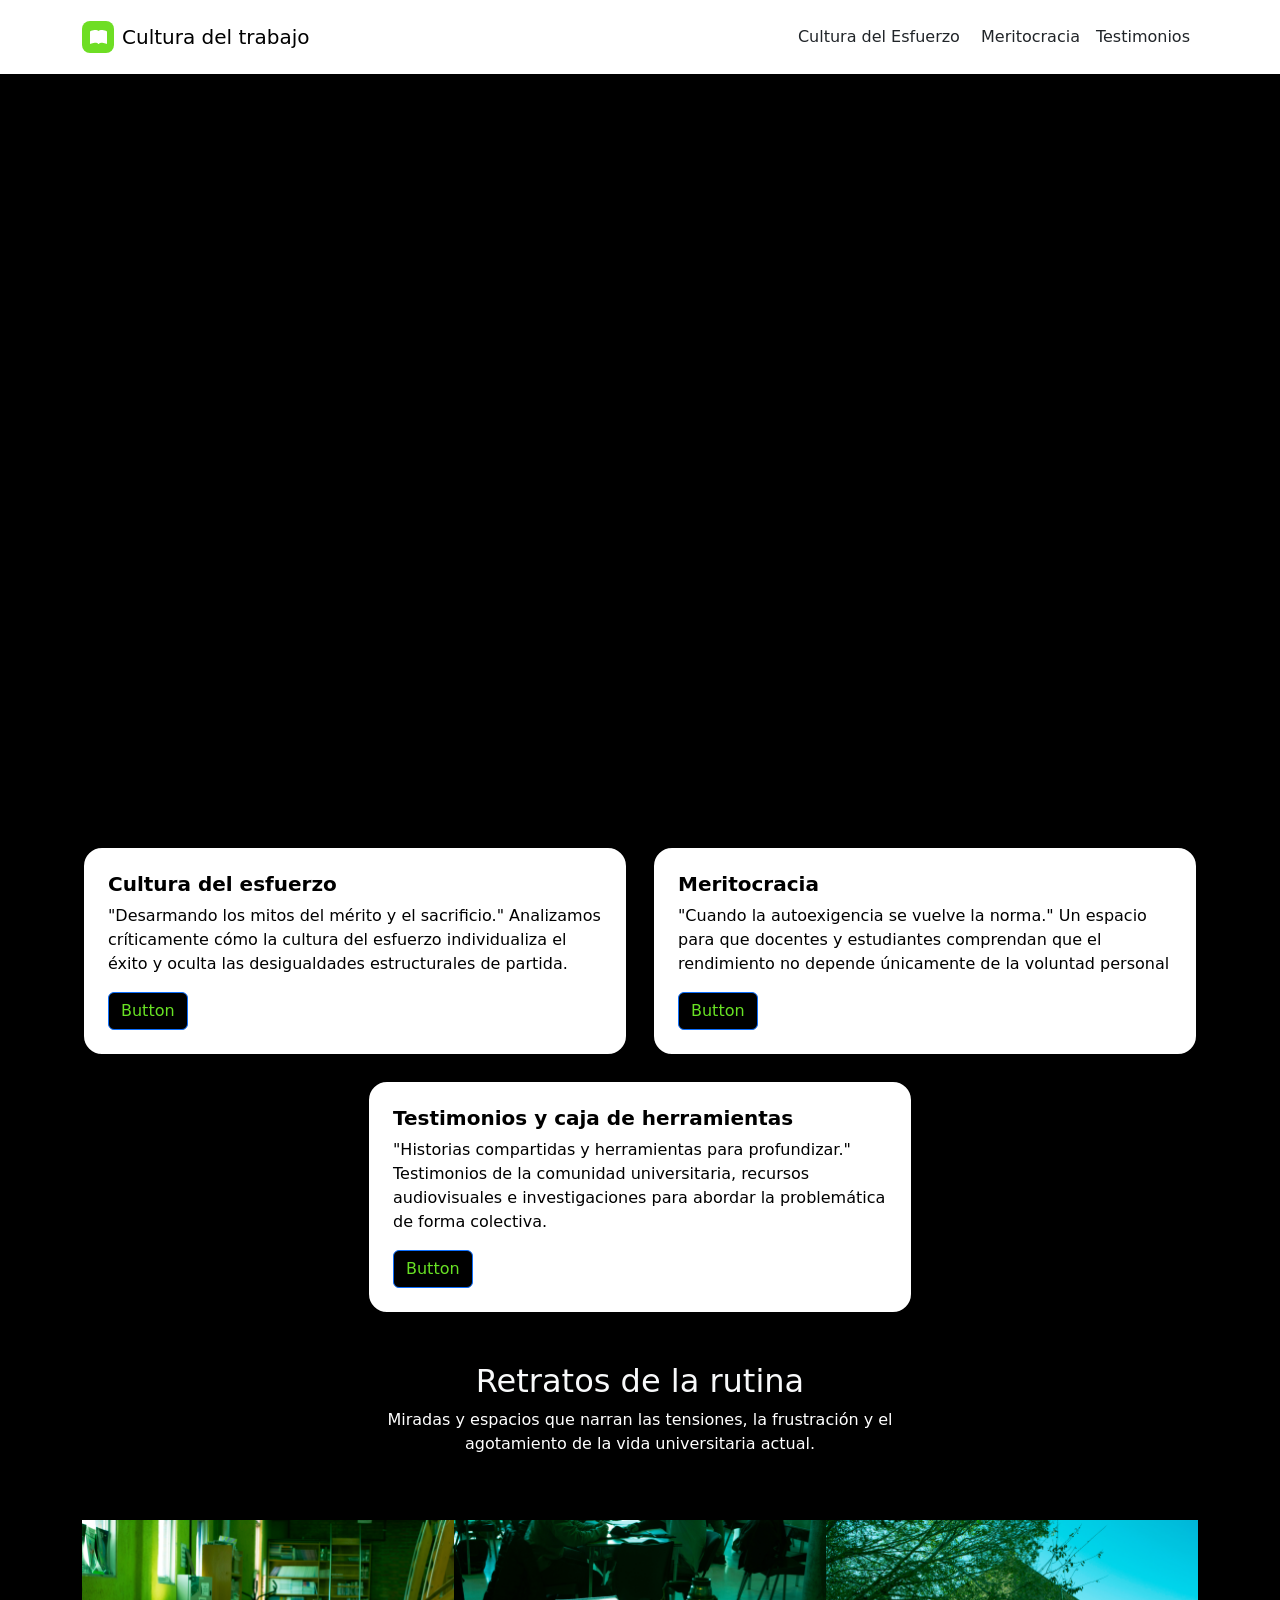
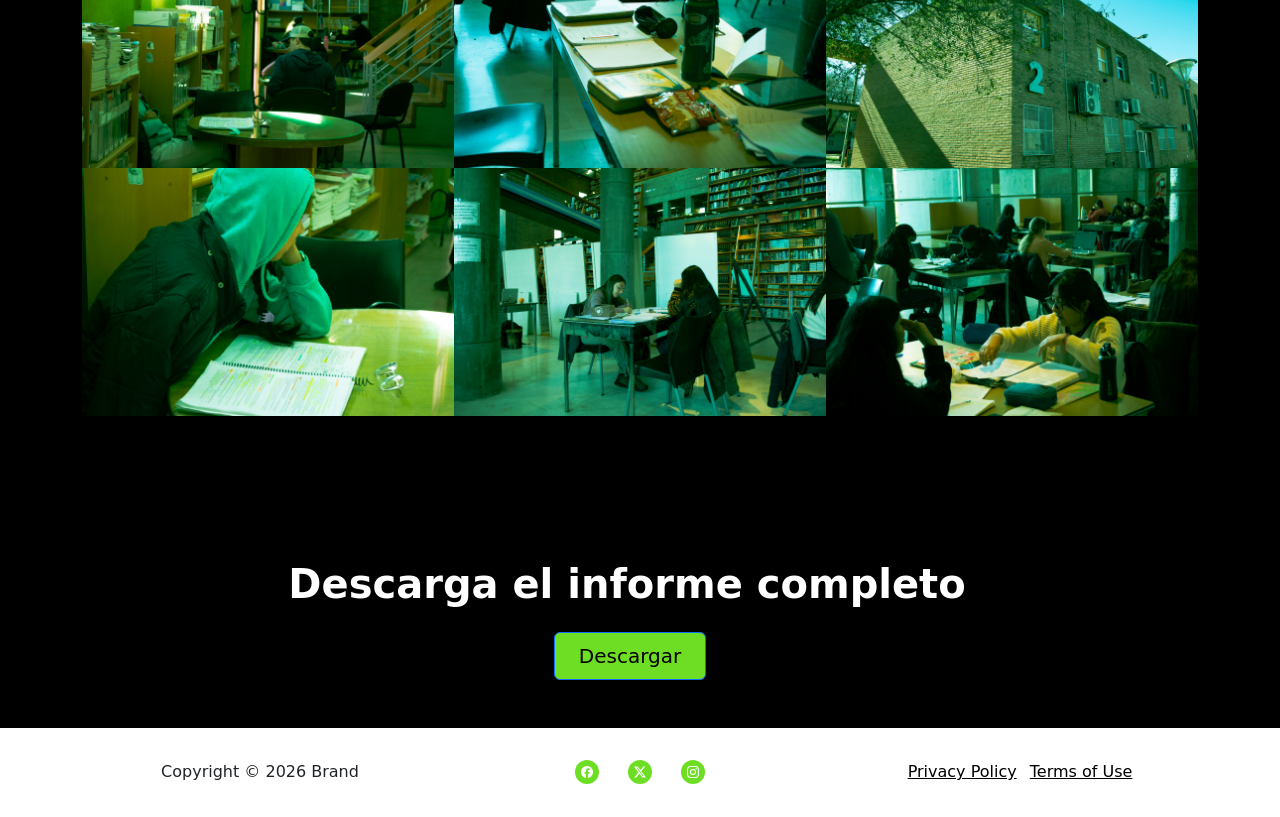
<file: index.html>
<!DOCTYPE html>
<html data-bs-theme="light" lang="en">

<head>
    <meta charset="utf-8">
    <meta name="viewport" content="width=device-width, initial-scale=1.0, shrink-to-fit=no">
    <title>TFIcamilafiori</title>
    <link rel="stylesheet" href="assets/bootstrap/css/bootstrap.min.css">
    <link rel="stylesheet" href="assets/css/bss-overrides.css">
    <link rel="stylesheet" href="assets/css/Bootstrap-4---Full-Video-Background.css">
    <link rel="stylesheet" href="assets/css/Lightbox-Gallery-No-Gutters-baguetteBox.min.css">
    <link rel="stylesheet" href="assets/css/Navbar-Right-Links-icons.css">
    <link rel="stylesheet" href="assets/css/Responsive-Youtube-Embed.css">
    <link rel="stylesheet" href="assets/css/styles.css">
    <link rel="stylesheet" href="assets/css/Video-Parallax-Background-v2-multiple-parallax.css">
</head>

<body style="color: rgb(33, 37, 41);background: rgb(0,0,0);">
    <nav class="navbar navbar-expand-md bg-body py-3" style="background: rgb(0,0,0);">
        <div class="container"><a class="navbar-brand d-flex align-items-center" href="index.html"><span class="bs-icon-sm bs-icon-rounded bs-icon-primary d-flex justify-content-center align-items-center me-2 bs-icon" style="background: rgb(110,222,36);"><svg class="bi bi-book-fill" xmlns="http://www.w3.org/2000/svg" width="1em" height="1em" fill="currentColor" viewBox="0 0 16 16" style="font-size: 17px;">
                        <path d="M8 1.783C7.015.936 5.587.81 4.287.94c-1.514.153-3.042.672-3.994 1.105A.5.5 0 0 0 0 2.5v11a.5.5 0 0 0 .707.455c.882-.4 2.303-.881 3.68-1.02 1.409-.142 2.59.087 3.223.877a.5.5 0 0 0 .78 0c.633-.79 1.814-1.019 3.222-.877 1.378.139 2.8.62 3.681 1.02A.5.5 0 0 0 16 13.5v-11a.5.5 0 0 0-.293-.455c-.952-.433-2.48-.952-3.994-1.105C10.413.809 8.985.936 8 1.783"></path>
                    </svg></span><span>Cultura del trabajo&nbsp;</span></a><button class="navbar-toggler" data-bs-toggle="collapse" data-bs-target="#navcol-2"><span class="visually-hidden">Toggle navigation</span><span class="navbar-toggler-icon"></span></button>
            <div class="collapse navbar-collapse" id="navcol-2">
                <ul class="navbar-nav ms-auto">
                    <li class="nav-item"><a class="nav-link active link-dark" href="pag1.html" style="color: rgb(0,0,0);">Cultura del Esfuerzo</a></li>
                    <li class="nav-item"><a class="nav-link link-dark" href="pag2.html">&nbsp;Meritocracia</a></li>
                    <li class="nav-item"><a class="nav-link link-dark" href="pag3.html">Testimonios</a></li>
                </ul>
            </div>
        </div>
    </nav>
    <div class="container py-4 py-xl-5">
        <div class="ratio ratio-16x9"><iframe src="https://view.genially.com/6a32f26e976b123168ed1b16"></iframe></div>
    </div>
    <div class="container border-0 pt-0 pb-4 py-xl-5" style="box-shadow: inset 0px 0px 3px var(--bs-black);color: rgba(255,255,255,0);">
        <div class="row gy-4 row-cols-1 row-cols-lg-2 justify-content-center">
            <div class="col">
                <div class="bg-white h-100 p-3 p-md-4 bloque-interactivo" style="border:2px solid #000000;border-radius:20px;box-shadow:0 4px 12px rgba(0,0,0,0.05);">
                    <h4 class="fs-5 fw-bold mb-2 text-black-pure fs-md-4">Cultura del esfuerzo&nbsp;</h4>
                    <p>"Desarmando los mitos del mérito y el sacrificio." Analizamos críticamente cómo la cultura del esfuerzo individualiza el éxito y oculta las desigualdades estructurales de partida.&nbsp;</p><a class="btn btn-primary me-8" role="button" style="background:rgb(0,0,0);color:rgb(104,225,36);" href="pag1.html">Button</a>
                </div>
            </div>
            <div class="col">
                <div class="h-100 p-3 p-md-4 bloque-interactivo bg-black-pure" style="border:2px solid #000000;border-radius:20px;">
                    <h4 class="fs-5 fw-bold mb-2 text-lima fs-md-4">Meritocracia&nbsp;</h4>
                    <p>"Cuando la autoexigencia se vuelve la norma." Un espacio para que docentes y estudiantes comprendan que el rendimiento no depende únicamente de la voluntad personal</p><a class="btn btn-primary me-8" role="button" style="background:rgb(0,0,0);color:rgb(104,225,36);" href="pag2.html">Button</a>
                </div>
            </div>
            <div class="col">
                <div class="h-100 p-3 p-md-4 bloque-interactivo bg-black-pure" style="border:2px solid #000000;border-radius:20px;box-shadow:0 4px 12px rgba(0,0,0,0.05);">
                    <h4 class="fs-5 fw-bold mb-2 text-lima fs-md-4">Testimonios y caja de herramientas</h4>
                    <p>"Historias compartidas y herramientas para profundizar."&nbsp; Testimonios de la comunidad universitaria, recursos audiovisuales e investigaciones para abordar la problemática de forma colectiva.</p><a class="btn btn-primary me-8" role="button" style="background:rgb(0,0,0);color:rgb(104,225,36);" href="pag3.html">Button</a>
                </div>
            </div>
        </div>
        <section class="py-4 py-xl-5">
            <div class="container-fluid p-0">
                <div class="row g-0 mb-5">
                    <div class="col-md-8 col-xl-6 text-center mx-auto">
                        <h2 class="text-light">Retratos de la rutina</h2>
                        <p class="text-white">Miradas y espacios que narran las tensiones, la frustración y el agotamiento de la vida universitaria actual.</p>
                    </div>
                </div>
                <div class="row g-0 row-cols-1 row-cols-md-2 row-cols-xl-3" data-bss-baguettebox="">
                    <div class="col"><a href="https://cdn.bootstrapstudio.io/placeholders/1400x800.png"><img class="img-fluid" src="assets/img/DSC_0032.jpg"></a></div>
                    <div class="col"><a href="https://cdn.bootstrapstudio.io/placeholders/1400x800.png"><img class="img-fluid" src="assets/img/DSC_0034.jpg"></a></div>
                    <div class="col"><a href="https://cdn.bootstrapstudio.io/placeholders/1400x800.png"><img class="img-fluid" src="assets/img/DSC_0019.jpg"></a></div>
                    <div class="col"><a href="https://cdn.bootstrapstudio.io/placeholders/1400x800.png"><img class="img-fluid" src="assets/img/DSC_0031.jpg"></a></div>
                    <div class="col"><a href="https://cdn.bootstrapstudio.io/placeholders/1400x800.png"><img class="img-fluid" src="assets/img/DSC_0035.jpg"></a></div>
                    <div class="col"><a href="https://cdn.bootstrapstudio.io/placeholders/1400x800.png"><img class="img-fluid" src="assets/img/DSC_0033.jpg"></a></div>
                </div>
            </div>
        </section>
    </div>
    <div class="container ps-0">
        <div class="text-center p-4 p-lg-5">
            <h1 class="fw-bold mb-4" style="color: rgb(255,255,255);">Descarga el informe completo&nbsp;</h1><a class="btn btn-primary fs-5 me-2 px-4 py-2" role="button" style="background: rgb(110,222,37);color: rgb(0,0,0);" href="https://drive.google.com/file/d/1RZjkAlQDQxsyci9oFk_E3bGMjuE70Ctc/view?usp=sharing">Descargar</a>
        </div>
    </div>
    <footer class="text-center bg-body py-4">
        <div class="container">
            <div class="row row-cols-1 row-cols-lg-3">
                <div class="col">
                    <p class="text-body my-2">Copyright&nbsp;© 2026 Brand</p>
                </div>
                <div class="col">
                    <ul class="list-inline my-2">
                        <li class="list-inline-item me-4"><a class="bs-icon-circle bs-icon-primary bs-icon" href="#" style="background: rgb(110,222,37);"><svg class="bi bi-facebook" xmlns="http://www.w3.org/2000/svg" width="1em" height="1em" fill="currentColor" viewBox="0 0 16 16">
                                    <path d="M16 8.049c0-4.446-3.582-8.05-8-8.05C3.58 0-.002 3.603-.002 8.05c0 4.017 2.926 7.347 6.75 7.951v-5.625h-2.03V8.05H6.75V6.275c0-2.017 1.195-3.131 3.022-3.131.876 0 1.791.157 1.791.157v1.98h-1.009c-.993 0-1.303.621-1.303 1.258v1.51h2.218l-.354 2.326H9.25V16c3.824-.604 6.75-3.934 6.75-7.951"></path>
                                </svg></a></li>
                        <li class="list-inline-item me-4"><a class="bs-icon-circle bs-icon-primary bs-icon" href="#" style="background: rgb(110,222,37);"><svg class="bi bi-twitter-x" xmlns="http://www.w3.org/2000/svg" width="1em" height="1em" fill="currentColor" viewBox="0 0 16 16">
                                    <path d="M12.6.75h2.454l-5.36 6.142L16 15.25h-4.937l-3.867-5.07-4.425 5.07H.316l5.733-6.57L0 .75h5.063l3.495 4.633L12.601.75Zm-.86 13.028h1.36L4.323 2.145H2.865l8.875 11.633Z"></path>
                                </svg></a></li>
                        <li class="list-inline-item"><a class="bs-icon-circle bs-icon-primary bs-icon" href="#" style="background: rgb(110,222,37);"><svg class="bi bi-instagram" xmlns="http://www.w3.org/2000/svg" width="1em" height="1em" fill="currentColor" viewBox="0 0 16 16">
                                    <path d="M8 0C5.829 0 5.556.01 4.703.048 3.85.088 3.269.222 2.76.42a3.917 3.917 0 0 0-1.417.923A3.927 3.927 0 0 0 .42 2.76C.222 3.268.087 3.85.048 4.7.01 5.555 0 5.827 0 8.001c0 2.172.01 2.444.048 3.297.04.852.174 1.433.372 1.942.205.526.478.972.923 1.417.444.445.89.719 1.416.923.51.198 1.09.333 1.942.372C5.555 15.99 5.827 16 8 16s2.444-.01 3.298-.048c.851-.04 1.434-.174 1.943-.372a3.916 3.916 0 0 0 1.416-.923c.445-.445.718-.891.923-1.417.197-.509.332-1.09.372-1.942C15.99 10.445 16 10.173 16 8s-.01-2.445-.048-3.299c-.04-.851-.175-1.433-.372-1.941a3.926 3.926 0 0 0-.923-1.417A3.911 3.911 0 0 0 13.24.42c-.51-.198-1.092-.333-1.943-.372C10.443.01 10.172 0 7.998 0h.003zm-.717 1.442h.718c2.136 0 2.389.007 3.232.046.78.035 1.204.166 1.486.275.373.145.64.319.92.599.28.28.453.546.598.92.11.281.24.705.275 1.485.039.843.047 1.096.047 3.231s-.008 2.389-.047 3.232c-.035.78-.166 1.203-.275 1.485a2.47 2.47 0 0 1-.599.919c-.28.28-.546.453-.92.598-.28.11-.704.24-1.485.276-.843.038-1.096.047-3.232.047s-2.39-.009-3.233-.047c-.78-.036-1.203-.166-1.485-.276a2.478 2.478 0 0 1-.92-.598 2.48 2.48 0 0 1-.6-.92c-.109-.281-.24-.705-.275-1.485-.038-.843-.046-1.096-.046-3.233 0-2.136.008-2.388.046-3.231.036-.78.166-1.204.276-1.486.145-.373.319-.64.599-.92.28-.28.546-.453.92-.598.282-.11.705-.24 1.485-.276.738-.034 1.024-.044 2.515-.045v.002zm4.988 1.328a.96.96 0 1 0 0 1.92.96.96 0 0 0 0-1.92zm-4.27 1.122a4.109 4.109 0 1 0 0 8.217 4.109 4.109 0 0 0 0-8.217zm0 1.441a2.667 2.667 0 1 1 0 5.334 2.667 2.667 0 0 1 0-5.334"></path>
                                </svg></a></li>
                    </ul>
                </div>
                <div class="col">
                    <ul class="list-inline my-2">
                        <li class="list-inline-item"><a class="link-body-emphasis" href="#">Privacy Policy</a></li>
                        <li class="list-inline-item"><a class="link-body-emphasis" href="#">Terms of Use</a></li>
                    </ul>
                </div>
            </div>
        </div>
    </footer>
    <script src="assets/bootstrap/js/bootstrap.min.js"></script>
    <script src="assets/js/Lightbox-Gallery-No-Gutters-baguetteBox.min.js"></script>
    <script src="assets/js/Lightbox-Gallery-No-Gutters-Lightbox-Gallery.js"></script>
    <script src="assets/js/Video-Parallax-Background-v2-multiple-parallax.js"></script>
</body>

</html>
</file>
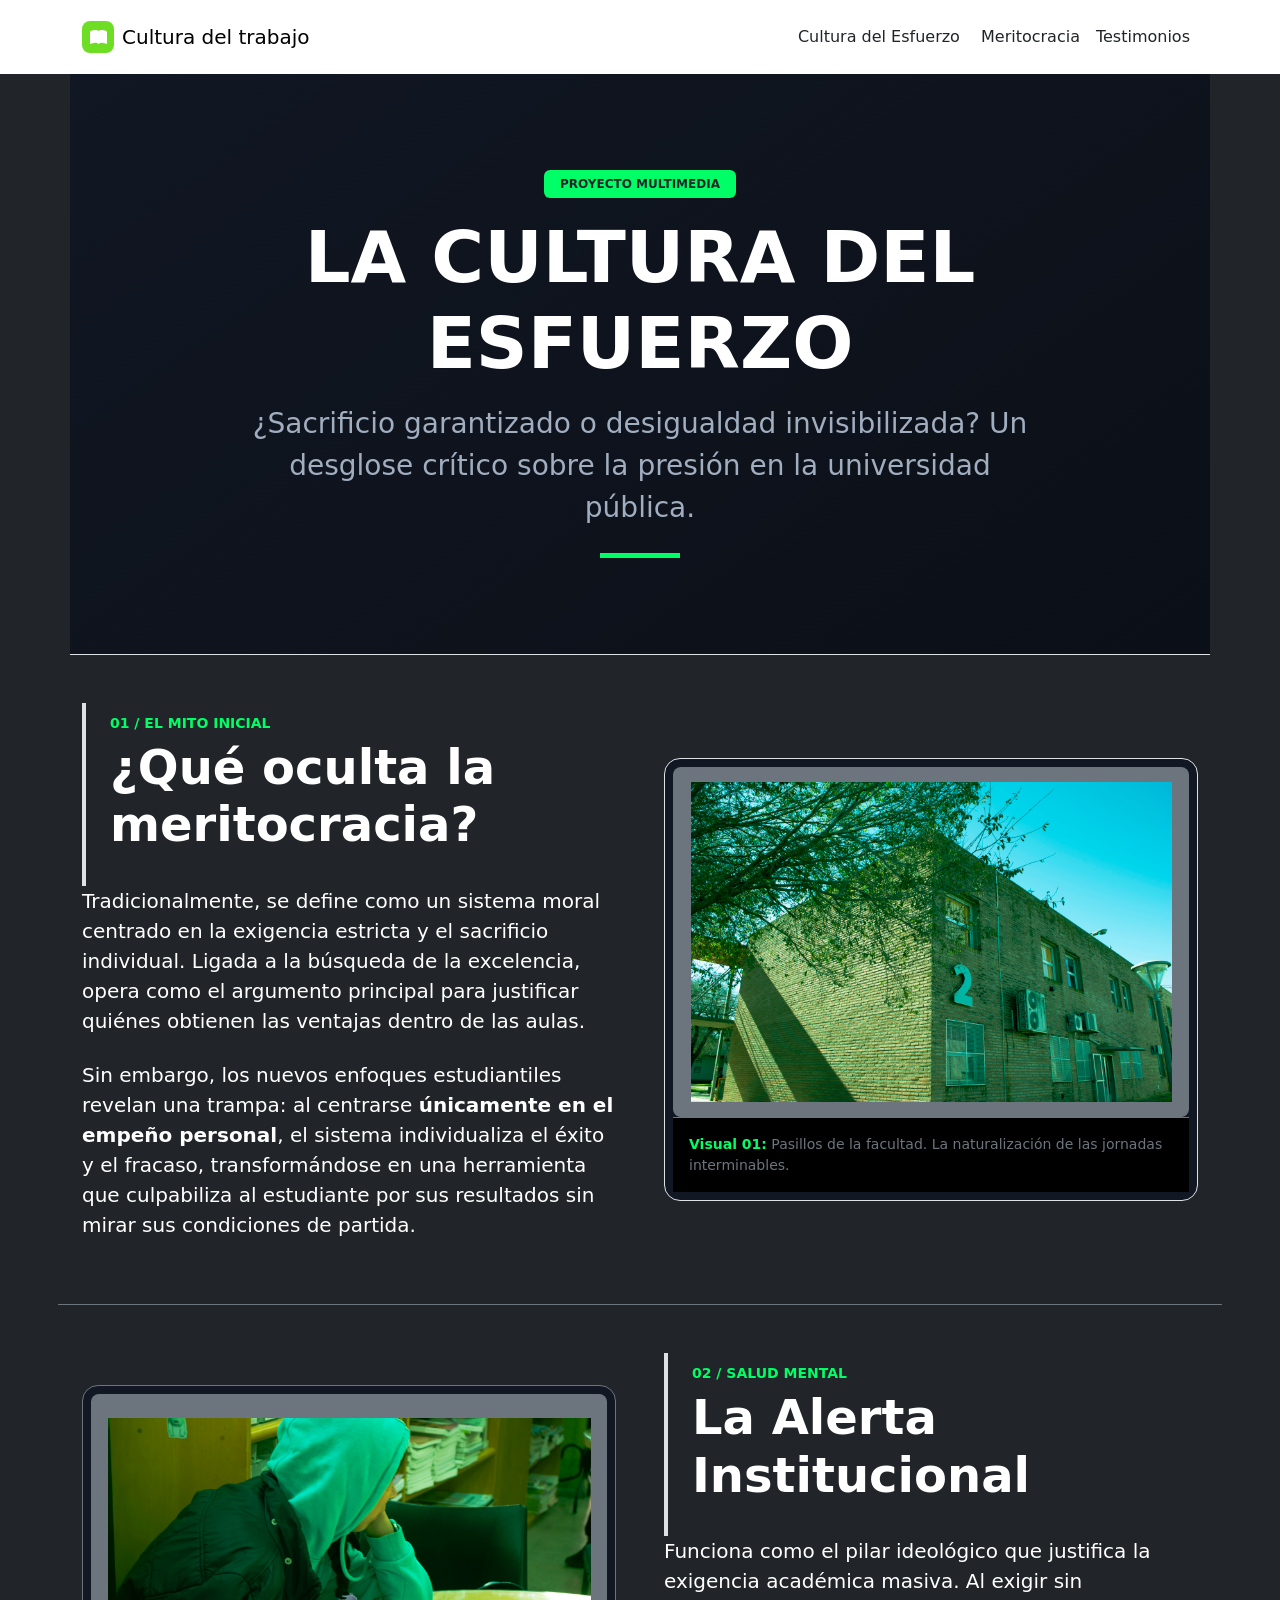
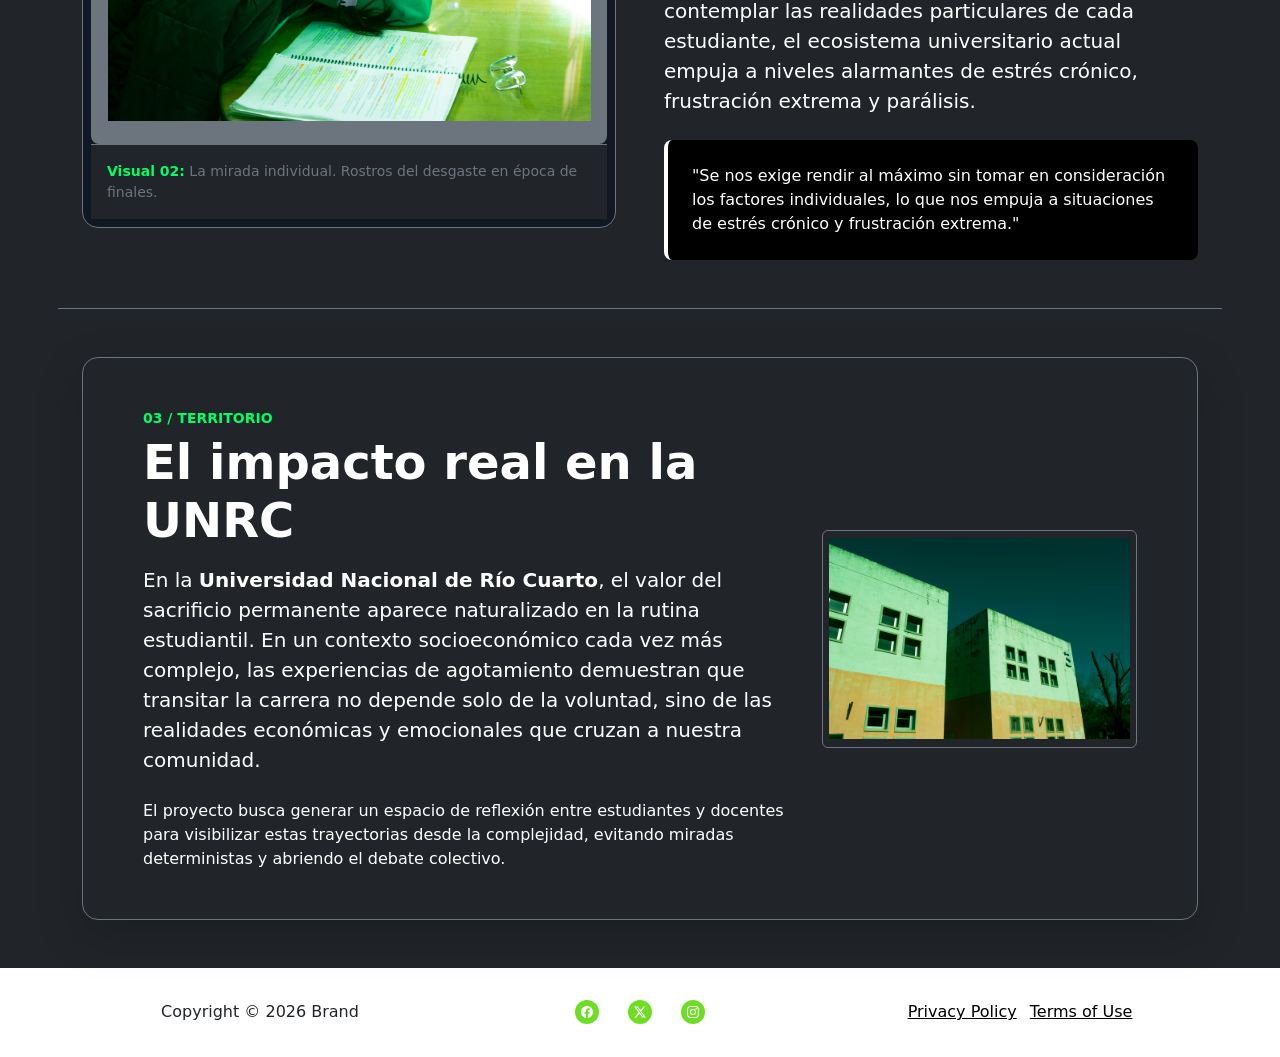
<file: pag1.html>
<!DOCTYPE html>
<html data-bs-theme="light" lang="en">

<head>
    <meta charset="utf-8">
    <meta name="viewport" content="width=device-width, initial-scale=1.0, shrink-to-fit=no">
    <title>TFIcamilafiori</title>
    <link rel="stylesheet" href="assets/bootstrap/css/bootstrap.min.css">
    <link rel="stylesheet" href="assets/css/bss-overrides.css">
    <link rel="stylesheet" href="assets/css/Bootstrap-4---Full-Video-Background.css">
    <link rel="stylesheet" href="assets/css/Lightbox-Gallery-No-Gutters-baguetteBox.min.css">
    <link rel="stylesheet" href="assets/css/Navbar-Right-Links-icons.css">
    <link rel="stylesheet" href="assets/css/Responsive-Youtube-Embed.css">
    <link rel="stylesheet" href="assets/css/styles.css">
    <link rel="stylesheet" href="assets/css/Video-Parallax-Background-v2-multiple-parallax.css">
</head>

<body class="text-body bg-dark">
    <nav class="navbar navbar-expand-md bg-body py-3" style="background: rgb(0,0,0);">
        <div class="container"><a class="navbar-brand d-flex align-items-center" href="index.html"><span class="bs-icon-sm bs-icon-rounded bs-icon-primary d-flex justify-content-center align-items-center me-2 bs-icon" style="background: rgb(110,222,36);"><svg class="bi bi-book-fill" xmlns="http://www.w3.org/2000/svg" width="1em" height="1em" fill="currentColor" viewBox="0 0 16 16" style="font-size: 17px;">
                        <path d="M8 1.783C7.015.936 5.587.81 4.287.94c-1.514.153-3.042.672-3.994 1.105A.5.5 0 0 0 0 2.5v11a.5.5 0 0 0 .707.455c.882-.4 2.303-.881 3.68-1.02 1.409-.142 2.59.087 3.223.877a.5.5 0 0 0 .78 0c.633-.79 1.814-1.019 3.222-.877 1.378.139 2.8.62 3.681 1.02A.5.5 0 0 0 16 13.5v-11a.5.5 0 0 0-.293-.455c-.952-.433-2.48-.952-3.994-1.105C10.413.809 8.985.936 8 1.783"></path>
                    </svg></span><span>Cultura del trabajo&nbsp;</span></a><button class="navbar-toggler" data-bs-toggle="collapse" data-bs-target="#navcol-2"><span class="visually-hidden">Toggle navigation</span><span class="navbar-toggler-icon"></span></button>
            <div class="collapse navbar-collapse" id="navcol-2">
                <ul class="navbar-nav ms-auto">
                    <li class="nav-item"><a class="nav-link active link-dark" href="pag1.html" style="color: rgb(0,0,0);">Cultura del Esfuerzo</a></li>
                    <li class="nav-item"><a class="nav-link link-dark" href="pag2.html">&nbsp;Meritocracia</a></li>
                    <li class="nav-item"><a class="nav-link link-dark" href="pag3.html">Testimonios</a></li>
                </ul>
            </div>
        </div>
    </nav>
    <div class="container">
        <div class="row">
            <div class="text-white bg-dark px-0 container-fluid" style="min-height:100vh;background-color:#0b0f17;">
                <div class="text-center position-relative px-4 py-5 border-bottom" style="border-color: #00ff66;background: linear-gradient(-35deg, #0b0f17 0%, #111723 100%);">
                    <div class="col-lg-9 mx-auto py-5"><span class="badge text-uppercase fw-bold text-dark mb-3 px-3 py-2 tracking-wider" style="background-color:#00ff66;">PROYECTO MULTIMEDIA</span>
                        <h1 class="display-2 fw-bolder text-white mb-3">LA CULTURA DEL ESFUERZO</h1>
                        <p class="lead fs-3 mb-4" style="color:#a0aec0;">¿Sacrificio garantizado o desigualdad invisibilizada? Un desglose crítico sobre la presión en la universidad pública.</p>
                        <div class="mx-auto" style="width:80px;height:5px;background-color:#00ff66;"></div>
                    </div>
                </div>
                <div class="container py-5">
                    <div class="row border-secondary align-items-center mb-5 pb-5 g-5 border-bottom" style="--bs-dark: #000000;--bs-dark-rgb: 0,0,0;">
                        <div class="col-lg-6">
                            <div class="border-4 p-2 ps-4 border-start" style="border-color:#00ff66;"><span class="text-uppercase small fw-bold tracking-widest" style="color:#00ff66;">01 / EL MITO INICIAL</span>
                                <h2 class="display-5 fw-bold text-white mt-1 mb-4">¿Qué oculta la meritocracia?</h2>
                            </div>
                            <p class="fs-5 text-white mb-4 leading-relaxed" style="color: rgb(255,255,255);"> Tradicionalmente, se define como un sistema moral centrado en la exigencia estricta y el sacrificio individual. Ligada a la búsqueda de la excelencia, opera como el argumento principal para justificar quiénes obtienen las ventajas dentro de las aulas. </p>
                            <p class="fs-5 text-white leading-relaxed"> Sin embargo, los nuevos enfoques estudiantiles revelan una trampa: al centrarse <strong>únicamente en el empeño personal</strong>, el sistema individualiza el éxito y el fracaso, transformándose en una herramienta que culpabiliza al estudiante por sus resultados sin mirar sus condiciones de partida. </p>
                        </div>
                        <div class="col-lg-6">
                            <div class="border rounded-4 position-relative p-2" style="border-color:#00ff66;background-color:#111723;">
                                <div class="container text-dark bg-secondary rounded-3 d-flex justify-content-center align-items-center" style="height:350px;background:#1a202c url('https://via.placeholder.com/600x350') center/cover no-repeat;"><img src="assets/img/DSC_0019.jpg" width="481" height="320"></div>
                                <div class="small text-secondary bg-dark border-secondary p-3 border-top"><strong style="color:#00ff66;">Visual 01:</strong><span> Pasillos de la facultad. La naturalización de las jornadas interminables. </span></div>
                            </div>
                        </div>
                    </div>
                    <div class="row border-secondary flex-row-reverse align-items-center mb-5 pb-5 g-5 border-bottom">
                        <div class="col-lg-6">
                            <div class="border-4 p-2 ps-4 border-start" style="border-color:#00ff66;"><span class="text-uppercase small fw-bold tracking-widest" style="color:#00ff66;">02 / SALUD MENTAL</span>
                                <h2 class="display-5 fw-bold text-white mt-1 mb-4">La Alerta Institucional</h2>
                            </div>
                            <p class="fs-5 text-white mb-4 leading-relaxed"> Funciona como el pilar ideológico que justifica la exigencia académica masiva. Al exigir sin contemplar las realidades particulares de cada estudiante, el ecosistema universitario actual empuja a niveles alarmantes de estrés crónico, frustración extrema y parálisis. </p>
                            <div class="rounded-3 p-4" style="--bs-dark: #000000;--bs-dark-rgb: 0,0,0;background: var(--bs-dark);border-color: rgb(255,255,255);border-left: 4px solid #ffffff;">
                                <p class="text-white mb-0 italic">"Se nos exige rendir al máximo sin tomar en consideración los factores individuales, lo que nos empuja a situaciones de estrés crónico y frustración extrema."</p>
                            </div>
                        </div>
                        <div class="col-lg-6">
                            <div class="border rounded-4 border-secondary position-relative p-2" style="background-color:#111723;">
                                <div class="text-dark bg-secondary rounded-3 d-flex justify-content-center align-items-center" style="height:350px;background:#1a202c url('https://via.placeholder.com/600x350') center/cover no-repeat;"><img class="ps-0" src="assets/img/DSC_0031.jpg" width="483" height="303"></div>
                                <div class="small text-secondary bg-dark border-secondary p-3 border-top"><strong style="color:#00ff66;">Visual 02:</strong><span> La mirada individual. Rostros del desgaste en época de finales. </span></div>
                            </div>
                        </div>
                    </div>
                    <div class="row border rounded-4 border-secondary shadow-lg align-items-center p-4 p-md-5 mx-0" style="background: var(--bs-dark);">
                        <div class="col-lg-8"><span class="text-uppercase small fw-bold tracking-wider" style="color:#00ff66;">03 / TERRITORIO</span>
                            <h3 class="display-5 fw-bold text-white mt-1 mb-3">El impacto real en la UNRC</h3>
                            <p class="fs-5 text-white mb-4"> En la <strong>Universidad Nacional de Río Cuarto</strong>, el valor del sacrificio permanente aparece naturalizado en la rutina estudiantil. En un contexto socioeconómico cada vez más complejo, las experiencias de agotamiento demuestran que transitar la carrera no depende solo de la voluntad, sino de las realidades económicas y emocionales que cruzan a nuestra comunidad. </p>
                            <p class="fs-6 text-white mb-0"> El proyecto busca generar un espacio de reflexión entre estudiantes y docentes para visibilizar estas trayectorias desde la complejidad, evitando miradas deterministas y abriendo el debate colectivo. </p>
                        </div>
                        <div class="col-lg-4 text-center mt-4 mt-lg-0">
                            <div class="bg-dark border rounded border-secondary d-inline-block w-100 p-2">
                                <div class="bg-secondary rounded d-flex justify-content-center align-items-center" style="height:200px;background:#1a202c url('https://via.placeholder.com/400x200') center/cover no-repeat;"><img width="343" height="201" src="assets/img/DSC_0014.jpg"></div>
                            </div>
                        </div>
                    </div>
                </div>
            </div>
        </div>
    </div>
    <footer class="text-center bg-body py-4">
        <div class="container">
            <div class="row row-cols-1 row-cols-lg-3">
                <div class="col">
                    <p class="text-body my-2">Copyright&nbsp;© 2026 Brand</p>
                </div>
                <div class="col">
                    <ul class="list-inline my-2">
                        <li class="list-inline-item me-4"><a class="bs-icon-circle bs-icon-primary bs-icon" href="#" style="background: rgb(110,222,37);"><svg class="bi bi-facebook" xmlns="http://www.w3.org/2000/svg" width="1em" height="1em" fill="currentColor" viewBox="0 0 16 16">
                                    <path d="M16 8.049c0-4.446-3.582-8.05-8-8.05C3.58 0-.002 3.603-.002 8.05c0 4.017 2.926 7.347 6.75 7.951v-5.625h-2.03V8.05H6.75V6.275c0-2.017 1.195-3.131 3.022-3.131.876 0 1.791.157 1.791.157v1.98h-1.009c-.993 0-1.303.621-1.303 1.258v1.51h2.218l-.354 2.326H9.25V16c3.824-.604 6.75-3.934 6.75-7.951"></path>
                                </svg></a></li>
                        <li class="list-inline-item me-4"><a class="bs-icon-circle bs-icon-primary bs-icon" href="#" style="background: rgb(110,222,37);"><svg class="bi bi-twitter-x" xmlns="http://www.w3.org/2000/svg" width="1em" height="1em" fill="currentColor" viewBox="0 0 16 16">
                                    <path d="M12.6.75h2.454l-5.36 6.142L16 15.25h-4.937l-3.867-5.07-4.425 5.07H.316l5.733-6.57L0 .75h5.063l3.495 4.633L12.601.75Zm-.86 13.028h1.36L4.323 2.145H2.865l8.875 11.633Z"></path>
                                </svg></a></li>
                        <li class="list-inline-item"><a class="bs-icon-circle bs-icon-primary bs-icon" href="#" style="background: rgb(110,222,37);"><svg class="bi bi-instagram" xmlns="http://www.w3.org/2000/svg" width="1em" height="1em" fill="currentColor" viewBox="0 0 16 16">
                                    <path d="M8 0C5.829 0 5.556.01 4.703.048 3.85.088 3.269.222 2.76.42a3.917 3.917 0 0 0-1.417.923A3.927 3.927 0 0 0 .42 2.76C.222 3.268.087 3.85.048 4.7.01 5.555 0 5.827 0 8.001c0 2.172.01 2.444.048 3.297.04.852.174 1.433.372 1.942.205.526.478.972.923 1.417.444.445.89.719 1.416.923.51.198 1.09.333 1.942.372C5.555 15.99 5.827 16 8 16s2.444-.01 3.298-.048c.851-.04 1.434-.174 1.943-.372a3.916 3.916 0 0 0 1.416-.923c.445-.445.718-.891.923-1.417.197-.509.332-1.09.372-1.942C15.99 10.445 16 10.173 16 8s-.01-2.445-.048-3.299c-.04-.851-.175-1.433-.372-1.941a3.926 3.926 0 0 0-.923-1.417A3.911 3.911 0 0 0 13.24.42c-.51-.198-1.092-.333-1.943-.372C10.443.01 10.172 0 7.998 0h.003zm-.717 1.442h.718c2.136 0 2.389.007 3.232.046.78.035 1.204.166 1.486.275.373.145.64.319.92.599.28.28.453.546.598.92.11.281.24.705.275 1.485.039.843.047 1.096.047 3.231s-.008 2.389-.047 3.232c-.035.78-.166 1.203-.275 1.485a2.47 2.47 0 0 1-.599.919c-.28.28-.546.453-.92.598-.28.11-.704.24-1.485.276-.843.038-1.096.047-3.232.047s-2.39-.009-3.233-.047c-.78-.036-1.203-.166-1.485-.276a2.478 2.478 0 0 1-.92-.598 2.48 2.48 0 0 1-.6-.92c-.109-.281-.24-.705-.275-1.485-.038-.843-.046-1.096-.046-3.233 0-2.136.008-2.388.046-3.231.036-.78.166-1.204.276-1.486.145-.373.319-.64.599-.92.28-.28.546-.453.92-.598.282-.11.705-.24 1.485-.276.738-.034 1.024-.044 2.515-.045v.002zm4.988 1.328a.96.96 0 1 0 0 1.92.96.96 0 0 0 0-1.92zm-4.27 1.122a4.109 4.109 0 1 0 0 8.217 4.109 4.109 0 0 0 0-8.217zm0 1.441a2.667 2.667 0 1 1 0 5.334 2.667 2.667 0 0 1 0-5.334"></path>
                                </svg></a></li>
                    </ul>
                </div>
                <div class="col">
                    <ul class="list-inline my-2">
                        <li class="list-inline-item"><a class="link-body-emphasis" href="#">Privacy Policy</a></li>
                        <li class="list-inline-item"><a class="link-body-emphasis" href="#">Terms of Use</a></li>
                    </ul>
                </div>
            </div>
        </div>
    </footer>
    <script src="assets/bootstrap/js/bootstrap.min.js"></script>
    <script src="assets/js/Lightbox-Gallery-No-Gutters-baguetteBox.min.js"></script>
    <script src="assets/js/Lightbox-Gallery-No-Gutters-Lightbox-Gallery.js"></script>
    <script src="assets/js/Video-Parallax-Background-v2-multiple-parallax.js"></script>
</body>

</html>
</file>
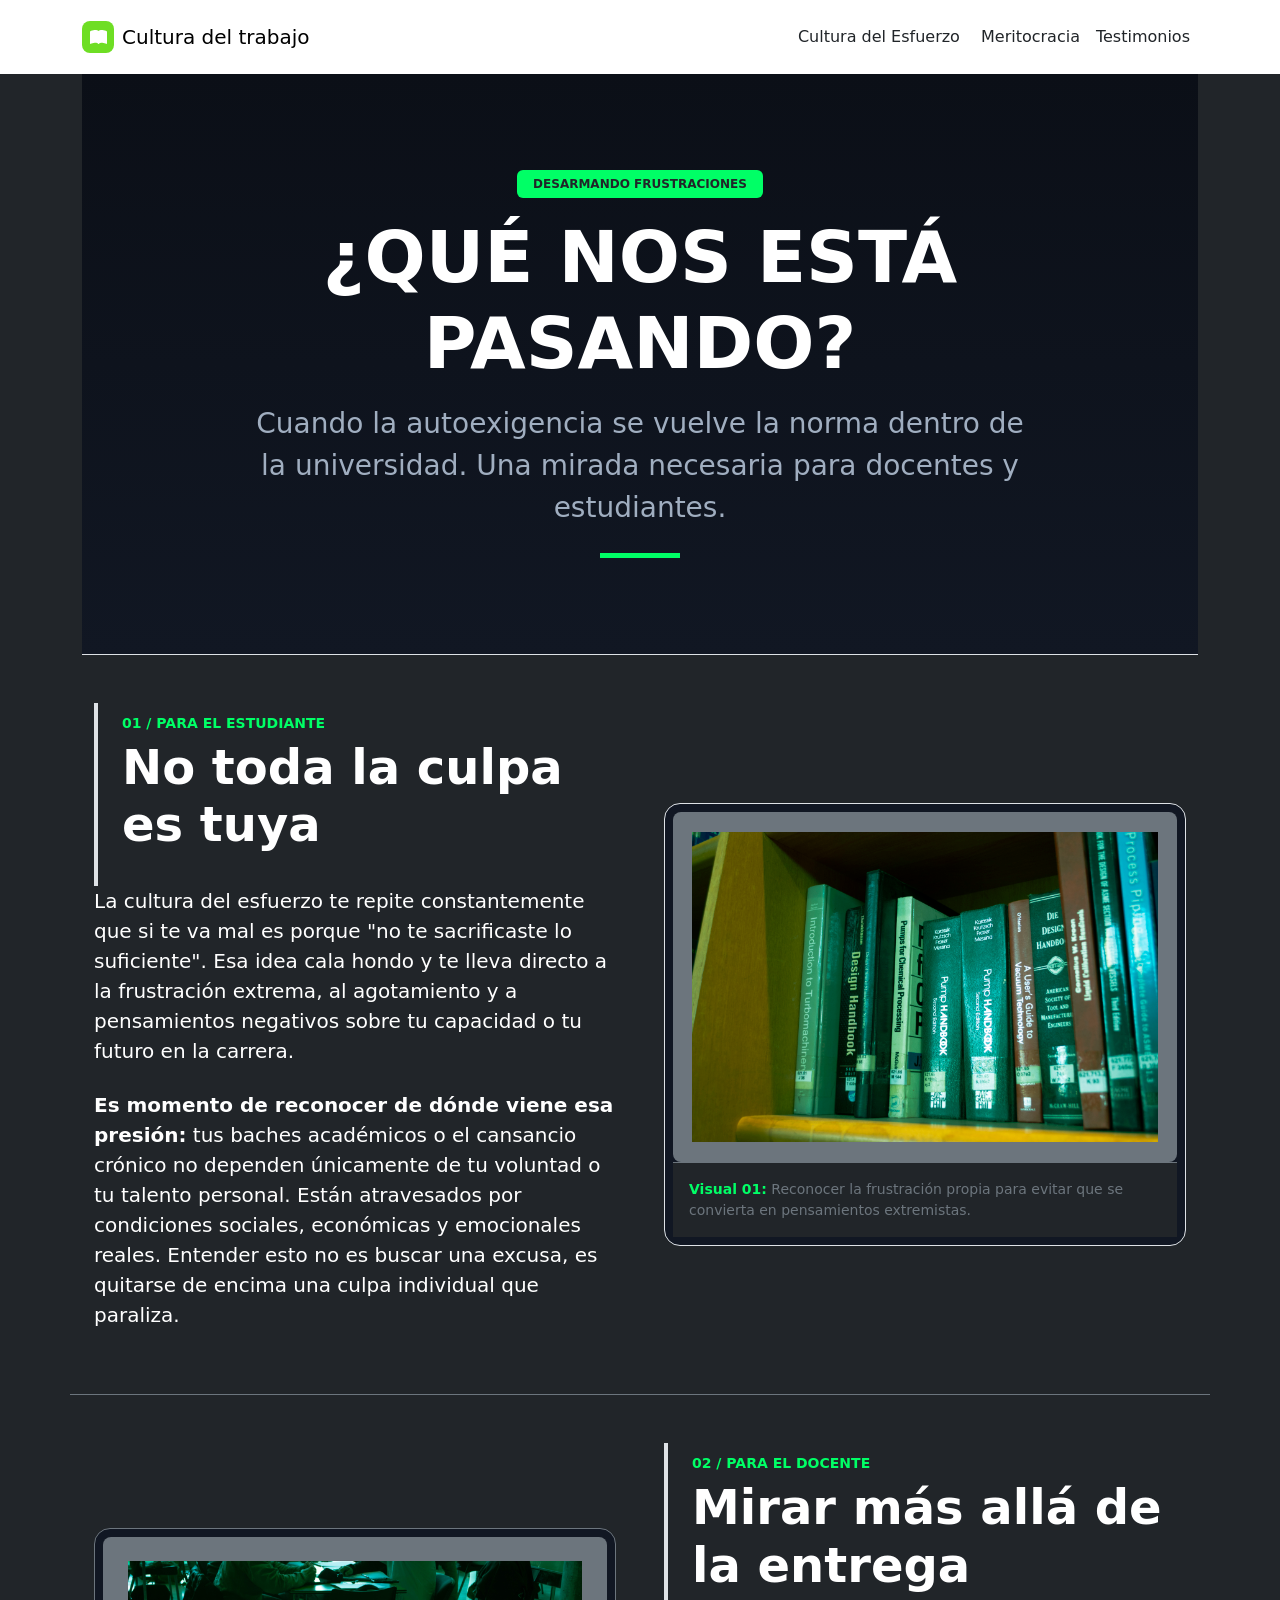
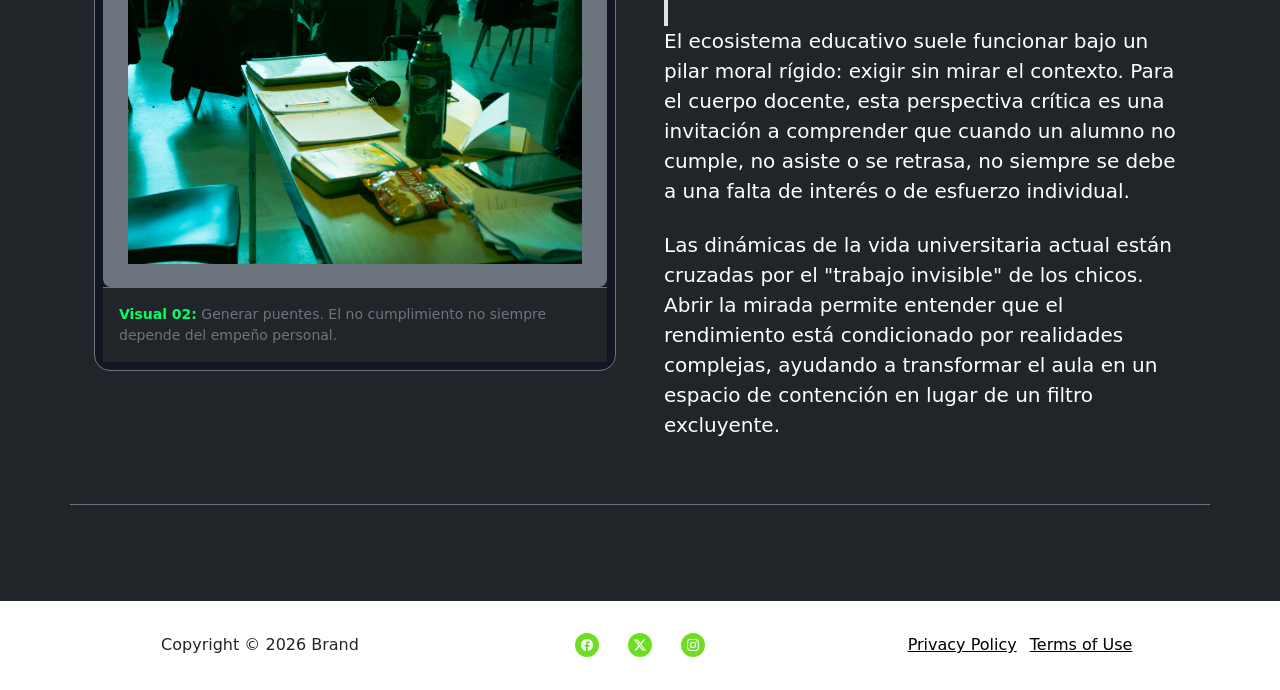
<file: pag2.html>
<!DOCTYPE html>
<html data-bs-theme="light" lang="en">

<head>
    <meta charset="utf-8">
    <meta name="viewport" content="width=device-width, initial-scale=1.0, shrink-to-fit=no">
    <title>TFIcamilafiori</title>
    <link rel="stylesheet" href="assets/bootstrap/css/bootstrap.min.css">
    <link rel="stylesheet" href="assets/css/bss-overrides.css">
    <link rel="stylesheet" href="assets/css/Bootstrap-4---Full-Video-Background.css">
    <link rel="stylesheet" href="assets/css/Lightbox-Gallery-No-Gutters-baguetteBox.min.css">
    <link rel="stylesheet" href="assets/css/Navbar-Right-Links-icons.css">
    <link rel="stylesheet" href="assets/css/Responsive-Youtube-Embed.css">
    <link rel="stylesheet" href="assets/css/styles.css">
    <link rel="stylesheet" href="assets/css/Video-Parallax-Background-v2-multiple-parallax.css">
</head>

<body class="bg-dark">
    <nav class="navbar navbar-expand-md bg-body py-3" style="background: rgb(0,0,0);">
        <div class="container"><a class="navbar-brand d-flex align-items-center" href="index.html"><span class="bs-icon-sm bs-icon-rounded bs-icon-primary d-flex justify-content-center align-items-center me-2 bs-icon" style="background: rgb(110,222,36);"><svg class="bi bi-book-fill" xmlns="http://www.w3.org/2000/svg" width="1em" height="1em" fill="currentColor" viewBox="0 0 16 16" style="font-size: 17px;">
                        <path d="M8 1.783C7.015.936 5.587.81 4.287.94c-1.514.153-3.042.672-3.994 1.105A.5.5 0 0 0 0 2.5v11a.5.5 0 0 0 .707.455c.882-.4 2.303-.881 3.68-1.02 1.409-.142 2.59.087 3.223.877a.5.5 0 0 0 .78 0c.633-.79 1.814-1.019 3.222-.877 1.378.139 2.8.62 3.681 1.02A.5.5 0 0 0 16 13.5v-11a.5.5 0 0 0-.293-.455c-.952-.433-2.48-.952-3.994-1.105C10.413.809 8.985.936 8 1.783"></path>
                    </svg></span><span>Cultura del trabajo&nbsp;</span></a><button class="navbar-toggler" data-bs-toggle="collapse" data-bs-target="#navcol-2"><span class="visually-hidden">Toggle navigation</span><span class="navbar-toggler-icon"></span></button>
            <div class="collapse navbar-collapse" id="navcol-2">
                <ul class="navbar-nav ms-auto">
                    <li class="nav-item"><a class="nav-link active link-dark" href="pag1.html" style="color: rgb(0,0,0);">Cultura del Esfuerzo</a></li>
                    <li class="nav-item"><a class="nav-link link-dark" href="pag2.html">&nbsp;Meritocracia</a></li>
                    <li class="nav-item"><a class="nav-link link-dark" href="pag3.html">Testimonios</a></li>
                </ul>
            </div>
        </div>
    </nav>
    <div class="container">
        <div class="row">
            <div class="col">
                <div class="container-fluid text-white bg-dark px-0" style="min-height:100vh;background-color:#0b0f17;">
                    <div class="text-center position-relative px-4 py-5 border-bottom" style="background:linear-gradient(180deg, #0b0f17 0%, #111723 100%);border-color:#00ff66;">
                        <div class="col-lg-9 mx-auto py-5"><span class="badge text-uppercase fw-bold text-dark mb-3 px-3 py-2 tracking-wider" style="background-color:#00ff66;">DESARMANDO FRUSTRACIONES</span>
                            <h1 class="display-2 fw-bolder text-white mb-3">¿QUÉ NOS ESTÁ PASANDO?</h1>
                            <p class="lead fs-3 mb-4" style="color:#a0aec0;">Cuando la autoexigencia se vuelve la norma dentro de la universidad. Una mirada necesaria para docentes y estudiantes.</p>
                            <div class="mx-auto" style="width:80px;height:5px;background-color:#00ff66;"></div>
                        </div>
                    </div>
                    <div class="py-5 container">
                        <div class="row border-secondary align-items-center mb-5 pb-5 g-5 border-bottom">
                            <div class="col-lg-6">
                                <div class="border-4 p-2 ps-4 border-start" style="border-color:#00ff66;"><span class="text-uppercase small fw-bold tracking-widest" style="color:#00ff66;">01 / PARA EL ESTUDIANTE</span>
                                    <h2 class="display-5 fw-bold text-white mt-1 mb-4">No toda la culpa es tuya</h2>
                                </div>
                                <p class="fs-5 text-white mb-4 leading-relaxed"> La cultura del esfuerzo te repite constantemente que si te va mal es porque "no te sacrificaste lo suficiente". Esa idea cala hondo y te lleva directo a la frustración extrema, al agotamiento y a pensamientos negativos sobre tu capacidad o tu futuro en la carrera. </p>
                                <p class="fs-5 text-white leading-relaxed"><strong>Es momento de reconocer de dónde viene esa presión:</strong> tus baches académicos o el cansancio crónico no dependen únicamente de tu voluntad o tu talento personal. Están atravesados por condiciones sociales, económicas y emocionales reales. Entender esto no es buscar una excusa, es quitarse de encima una culpa individual que paraliza. </p>
                            </div>
                            <div class="col-lg-6">
                                <div class="border rounded-4 position-relative p-2" style="border-color:#00ff66;background-color:#111723;">
                                    <div class="text-dark bg-secondary rounded-3 d-flex justify-content-center align-items-center" style="height: 350px;background: #1a202c url('https://via.placeholder.com/600x350') center/cover no-repeat;color: rgb(0,0,0);"><img src="assets/img/DSC_0029.jpg" width="466" height="310"></div>
                                    <div class="small text-secondary bg-dark border-secondary p-3 border-top"><strong style="color:#00ff66;">Visual 01:</strong><span> Reconocer la frustración propia para evitar que se convierta en pensamientos extremistas. </span></div>
                                </div>
                            </div>
                        </div>
                        <div class="row border-secondary flex-row-reverse align-items-center mb-5 pb-5 g-5 border-bottom">
                            <div class="col-lg-6">
                                <div class="border-4 p-2 ps-4 border-start" style="border-color:#00ff66;"><span class="text-uppercase small fw-bold tracking-widest" style="color:#00ff66;">02 / PARA EL DOCENTE</span>
                                    <h2 class="display-5 fw-bold text-white mt-1 mb-4">Mirar más allá de la entrega</h2>
                                </div>
                                <p class="fs-5 text-white mb-4 leading-relaxed"> El ecosistema educativo suele funcionar bajo un pilar moral rígido: exigir sin mirar el contexto. Para el cuerpo docente, esta perspectiva crítica es una invitación a comprender que cuando un alumno no cumple, no asiste o se retrasa, no siempre se debe a una falta de interés o de esfuerzo individual. </p>
                                <p class="fs-5 text-white leading-relaxed"> Las dinámicas de la vida universitaria actual están cruzadas por el "trabajo invisible" de los chicos. Abrir la mirada permite entender que el rendimiento está condicionado por realidades complejas, ayudando a transformar el aula en un espacio de contención en lugar de un filtro excluyente. </p>
                            </div>
                            <div class="col-lg-6">
                                <div class="border rounded-4 border-secondary position-relative p-2" style="background-color:#111723;">
                                    <div class="text-dark bg-secondary rounded-3 d-flex justify-content-center align-items-center" style="height:350px;background:#1a202c url('https://via.placeholder.com/600x350') center/cover no-repeat;"><img src="assets/img/DSC_0034.jpg" width="454" height="303"></div>
                                    <div class="small text-secondary bg-dark border-secondary p-3 border-top"><strong style="color:#00ff66;">Visual 02:</strong><span> Generar puentes. El no cumplimiento no siempre depende del empeño personal. </span></div>
                                </div>
                            </div>
                        </div>
                    </div>
                </div>
            </div>
        </div>
    </div>
    <footer class="text-center bg-body py-4">
        <div class="container">
            <div class="row row-cols-1 row-cols-lg-3">
                <div class="col">
                    <p class="text-body my-2">Copyright&nbsp;© 2026 Brand</p>
                </div>
                <div class="col">
                    <ul class="list-inline my-2">
                        <li class="list-inline-item me-4"><a class="bs-icon-circle bs-icon-primary bs-icon" href="#" style="background: rgb(110,222,37);"><svg class="bi bi-facebook" xmlns="http://www.w3.org/2000/svg" width="1em" height="1em" fill="currentColor" viewBox="0 0 16 16">
                                    <path d="M16 8.049c0-4.446-3.582-8.05-8-8.05C3.58 0-.002 3.603-.002 8.05c0 4.017 2.926 7.347 6.75 7.951v-5.625h-2.03V8.05H6.75V6.275c0-2.017 1.195-3.131 3.022-3.131.876 0 1.791.157 1.791.157v1.98h-1.009c-.993 0-1.303.621-1.303 1.258v1.51h2.218l-.354 2.326H9.25V16c3.824-.604 6.75-3.934 6.75-7.951"></path>
                                </svg></a></li>
                        <li class="list-inline-item me-4"><a class="bs-icon-circle bs-icon-primary bs-icon" href="#" style="background: rgb(110,222,37);"><svg class="bi bi-twitter-x" xmlns="http://www.w3.org/2000/svg" width="1em" height="1em" fill="currentColor" viewBox="0 0 16 16">
                                    <path d="M12.6.75h2.454l-5.36 6.142L16 15.25h-4.937l-3.867-5.07-4.425 5.07H.316l5.733-6.57L0 .75h5.063l3.495 4.633L12.601.75Zm-.86 13.028h1.36L4.323 2.145H2.865l8.875 11.633Z"></path>
                                </svg></a></li>
                        <li class="list-inline-item"><a class="bs-icon-circle bs-icon-primary bs-icon" href="#" style="background: rgb(110,222,37);"><svg class="bi bi-instagram" xmlns="http://www.w3.org/2000/svg" width="1em" height="1em" fill="currentColor" viewBox="0 0 16 16">
                                    <path d="M8 0C5.829 0 5.556.01 4.703.048 3.85.088 3.269.222 2.76.42a3.917 3.917 0 0 0-1.417.923A3.927 3.927 0 0 0 .42 2.76C.222 3.268.087 3.85.048 4.7.01 5.555 0 5.827 0 8.001c0 2.172.01 2.444.048 3.297.04.852.174 1.433.372 1.942.205.526.478.972.923 1.417.444.445.89.719 1.416.923.51.198 1.09.333 1.942.372C5.555 15.99 5.827 16 8 16s2.444-.01 3.298-.048c.851-.04 1.434-.174 1.943-.372a3.916 3.916 0 0 0 1.416-.923c.445-.445.718-.891.923-1.417.197-.509.332-1.09.372-1.942C15.99 10.445 16 10.173 16 8s-.01-2.445-.048-3.299c-.04-.851-.175-1.433-.372-1.941a3.926 3.926 0 0 0-.923-1.417A3.911 3.911 0 0 0 13.24.42c-.51-.198-1.092-.333-1.943-.372C10.443.01 10.172 0 7.998 0h.003zm-.717 1.442h.718c2.136 0 2.389.007 3.232.046.78.035 1.204.166 1.486.275.373.145.64.319.92.599.28.28.453.546.598.92.11.281.24.705.275 1.485.039.843.047 1.096.047 3.231s-.008 2.389-.047 3.232c-.035.78-.166 1.203-.275 1.485a2.47 2.47 0 0 1-.599.919c-.28.28-.546.453-.92.598-.28.11-.704.24-1.485.276-.843.038-1.096.047-3.232.047s-2.39-.009-3.233-.047c-.78-.036-1.203-.166-1.485-.276a2.478 2.478 0 0 1-.92-.598 2.48 2.48 0 0 1-.6-.92c-.109-.281-.24-.705-.275-1.485-.038-.843-.046-1.096-.046-3.233 0-2.136.008-2.388.046-3.231.036-.78.166-1.204.276-1.486.145-.373.319-.64.599-.92.28-.28.546-.453.92-.598.282-.11.705-.24 1.485-.276.738-.034 1.024-.044 2.515-.045v.002zm4.988 1.328a.96.96 0 1 0 0 1.92.96.96 0 0 0 0-1.92zm-4.27 1.122a4.109 4.109 0 1 0 0 8.217 4.109 4.109 0 0 0 0-8.217zm0 1.441a2.667 2.667 0 1 1 0 5.334 2.667 2.667 0 0 1 0-5.334"></path>
                                </svg></a></li>
                    </ul>
                </div>
                <div class="col">
                    <ul class="list-inline my-2">
                        <li class="list-inline-item"><a class="link-body-emphasis" href="#">Privacy Policy</a></li>
                        <li class="list-inline-item"><a class="link-body-emphasis" href="#">Terms of Use</a></li>
                    </ul>
                </div>
            </div>
        </div>
    </footer>
    <script src="assets/bootstrap/js/bootstrap.min.js"></script>
    <script src="assets/js/Lightbox-Gallery-No-Gutters-baguetteBox.min.js"></script>
    <script src="assets/js/Lightbox-Gallery-No-Gutters-Lightbox-Gallery.js"></script>
    <script src="assets/js/Video-Parallax-Background-v2-multiple-parallax.js"></script>
</body>

</html>
</file>
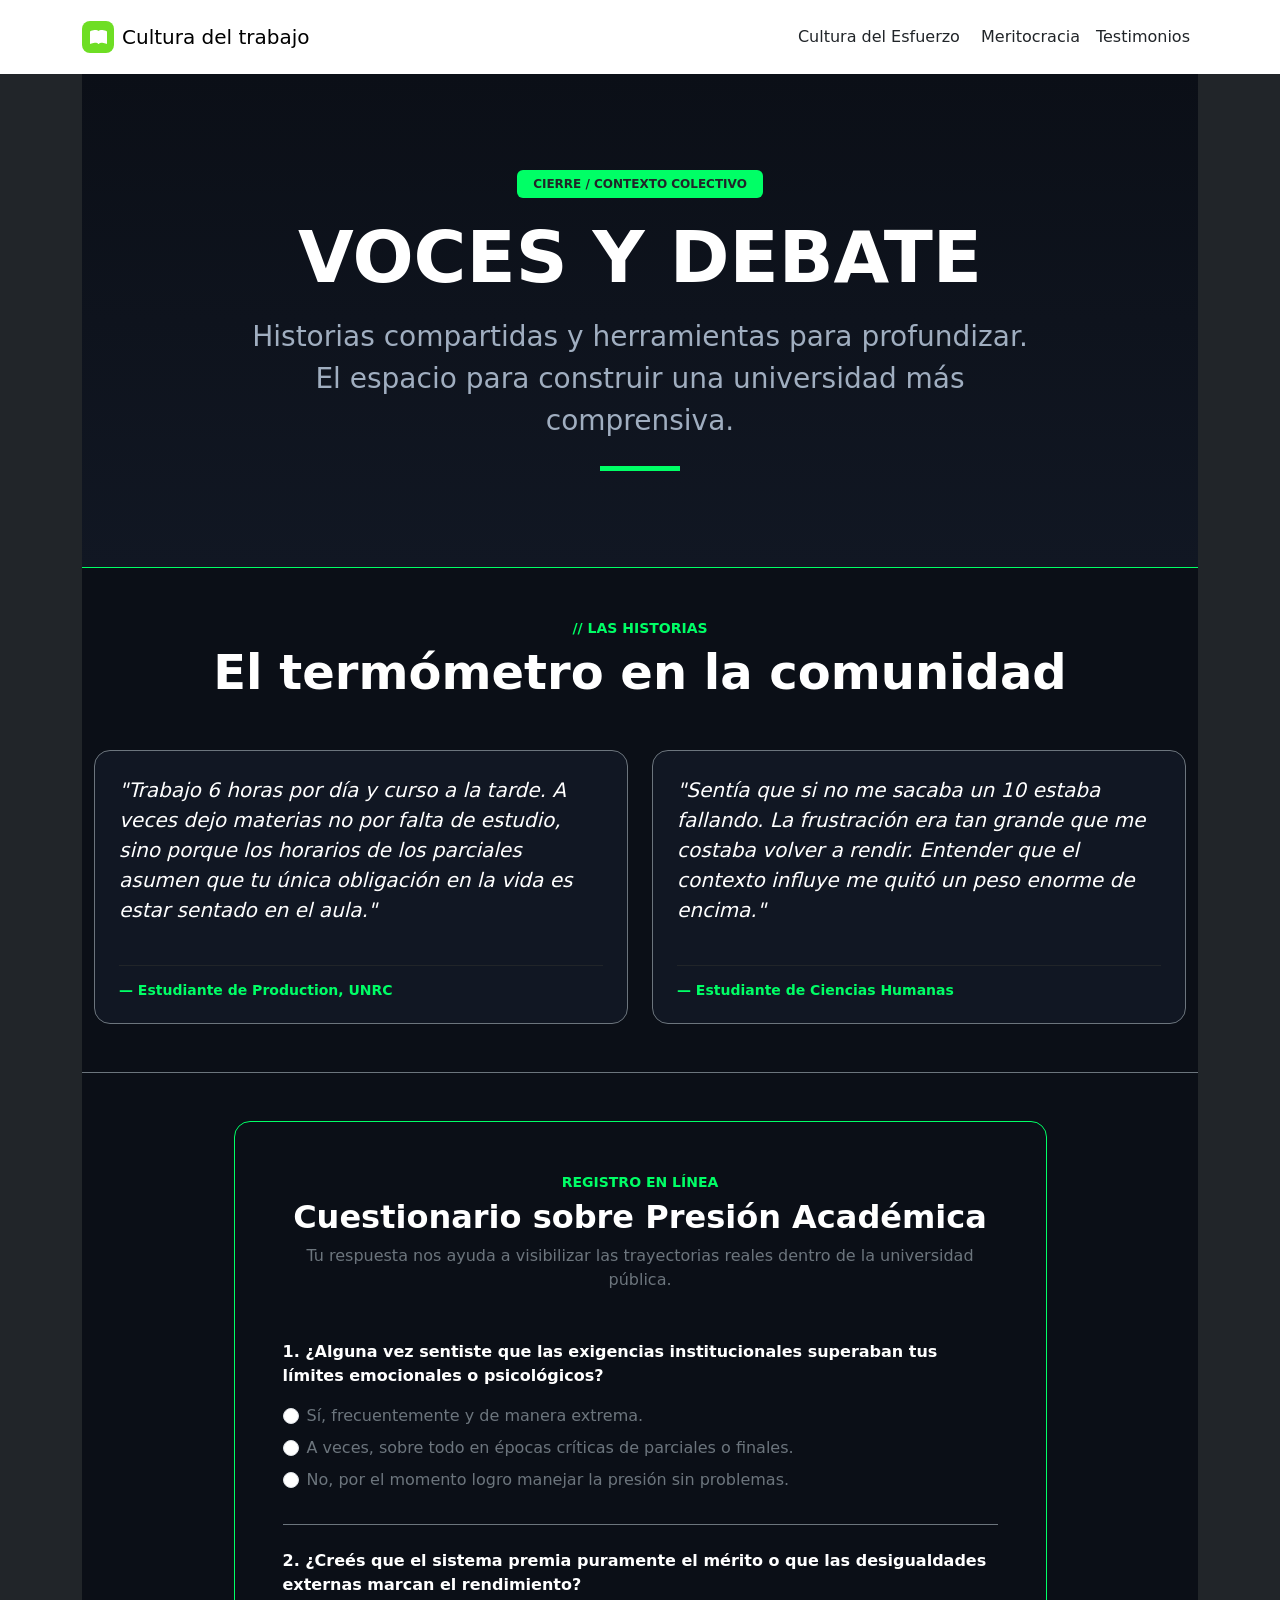
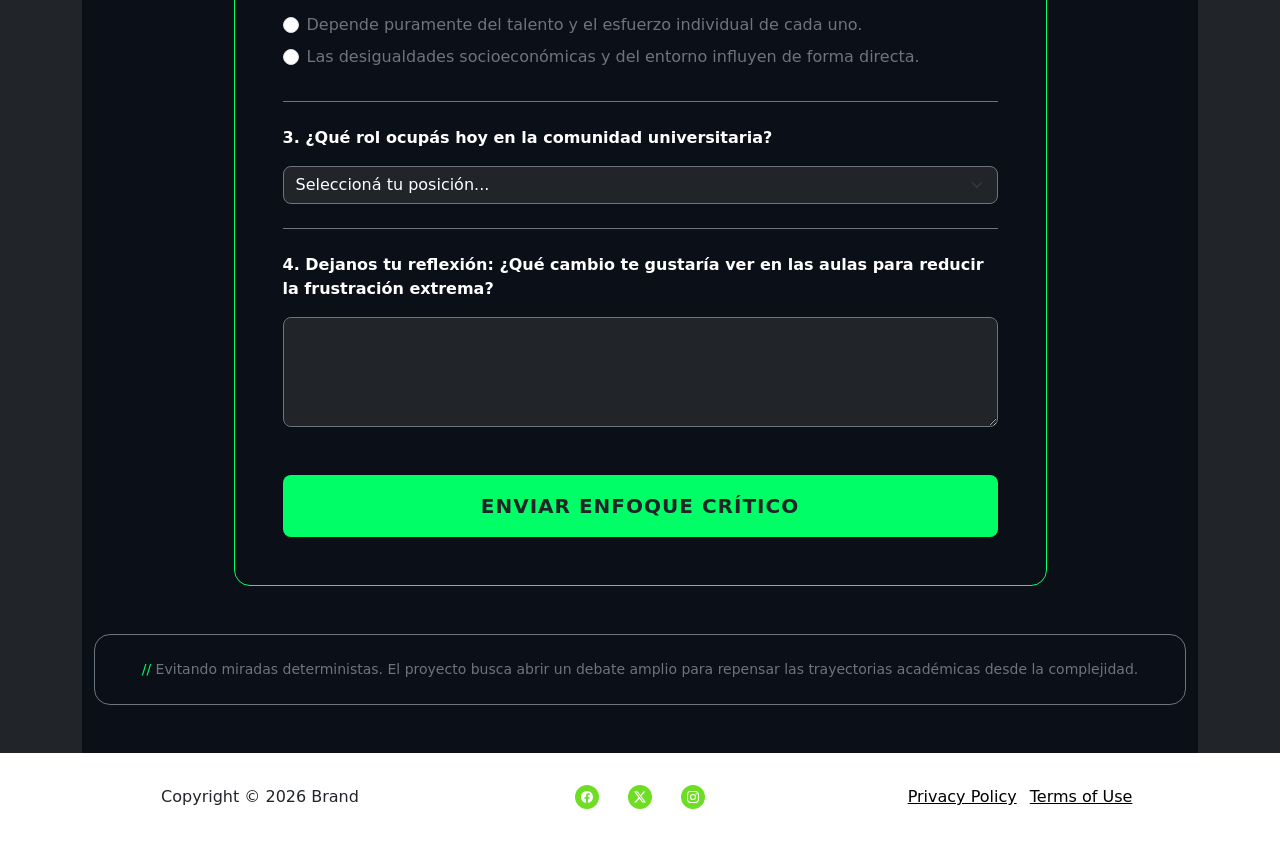
<file: pag3.html>
<!DOCTYPE html>
<html data-bs-theme="light" lang="en">

<head>
    <meta charset="utf-8">
    <meta name="viewport" content="width=device-width, initial-scale=1.0, shrink-to-fit=no">
    <title>TFIcamilafiori</title>
    <link rel="stylesheet" href="assets/bootstrap/css/bootstrap.min.css">
    <link rel="stylesheet" href="assets/css/bss-overrides.css">
    <link rel="stylesheet" href="assets/css/Bootstrap-4---Full-Video-Background.css">
    <link rel="stylesheet" href="assets/css/Lightbox-Gallery-No-Gutters-baguetteBox.min.css">
    <link rel="stylesheet" href="assets/css/Navbar-Right-Links-icons.css">
    <link rel="stylesheet" href="assets/css/Responsive-Youtube-Embed.css">
    <link rel="stylesheet" href="assets/css/styles.css">
    <link rel="stylesheet" href="assets/css/Video-Parallax-Background-v2-multiple-parallax.css">
</head>

<body class="bg-dark" style="background: rgb(255, 255, 255);">
    <nav class="navbar navbar-expand-md bg-body py-3" style="background: rgb(0,0,0);">
        <div class="container"><a class="navbar-brand d-flex align-items-center" href="index.html"><span class="bs-icon-sm bs-icon-rounded bs-icon-primary d-flex justify-content-center align-items-center me-2 bs-icon" style="background: rgb(110,222,36);"><svg class="bi bi-book-fill" xmlns="http://www.w3.org/2000/svg" width="1em" height="1em" fill="currentColor" viewBox="0 0 16 16" style="font-size: 17px;">
                        <path d="M8 1.783C7.015.936 5.587.81 4.287.94c-1.514.153-3.042.672-3.994 1.105A.5.5 0 0 0 0 2.5v11a.5.5 0 0 0 .707.455c.882-.4 2.303-.881 3.68-1.02 1.409-.142 2.59.087 3.223.877a.5.5 0 0 0 .78 0c.633-.79 1.814-1.019 3.222-.877 1.378.139 2.8.62 3.681 1.02A.5.5 0 0 0 16 13.5v-11a.5.5 0 0 0-.293-.455c-.952-.433-2.48-.952-3.994-1.105C10.413.809 8.985.936 8 1.783"></path>
                    </svg></span><span>Cultura del trabajo&nbsp;</span></a><button class="navbar-toggler" data-bs-toggle="collapse" data-bs-target="#navcol-2"><span class="visually-hidden">Toggle navigation</span><span class="navbar-toggler-icon"></span></button>
            <div class="collapse navbar-collapse" id="navcol-2">
                <ul class="navbar-nav ms-auto">
                    <li class="nav-item"><a class="nav-link active link-dark" href="pag1.html" style="color: rgb(0,0,0);">Cultura del Esfuerzo</a></li>
                    <li class="nav-item"><a class="nav-link link-dark" href="pag2.html">&nbsp;Meritocracia</a></li>
                    <li class="nav-item"><a class="nav-link link-dark" href="pag3.html">Testimonios</a></li>
                </ul>
            </div>
        </div>
    </nav>
    <div class="container">
        <div class="row">
            <div class="col">
                <div class="container-fluid text-white bg-dark px-0" style="min-height:100vh;background-color:#0b0f17;"><div class="container-fluid px-0 bg-dark text-white" style="min-height: 100vh; background-color: #0b0f17 !important;">
    
    <div class="py-5 px-4 text-center position-relative border-bottom" style="background: linear-gradient(180deg, #0b0f17 0%, #111723 100%); border-color: #00ff66 !important;">
        <div class="py-5 col-lg-9 mx-auto">
            <span class="badge px-3 py-2 text-dark fw-bold mb-3 text-uppercase tracking-wider" style="background-color: #00ff66;">CIERRE / CONTEXTO COLECTIVO</span>
            <h1 class="display-2 fw-bolder mb-3 text-white">VOCES Y DEBATE</h1>
            <p class="lead fs-3 mb-4" style="color: #a0aec0;">Historias compartidas y herramientas para profundizar. El espacio para construir una universidad más comprensiva.</p>
            <div class="mx-auto" style="width: 80px; height: 5px; background-color: #00ff66;"></div>
        </div>
    </div>

    <div class="container py-5">
        
        <div class="text-center mb-5">
            <span class="text-uppercase small fw-bold tracking-widest" style="color: #00ff66;">// LAS HISTORIAS</span>
            <h2 class="display-5 fw-bold text-white mt-1">El termómetro en la comunidad</h2>
        </div>

        <div class="row g-4 mb-5 pb-5 border-bottom border-secondary">
            <div class="col-md-6">
                <div class="p-4 rounded-4 border border-secondary h-100 d-flex flex-column justify-content-between" style="background-color: #111723;">
                    <p class="fs-5 fst-italic text-white">"Trabajo 6 horas por día y curso a la tarde. A veces dejo materias no por falta de estudio, sino porque los horarios de los parciales asumen que tu única obligación en la vida es estar sentado en el aula."</p>
                    <div class="mt-4 pt-3 border-top border-dark">
                        <h5 class="fw-bold mb-0 small" style="color: #00ff66;">— Estudiante de Production, UNRC</h5>
                    </div>
                </div>
            </div>
            
            <div class="col-md-6">
                <div class="p-4 rounded-4 border border-secondary h-100 d-flex flex-column justify-content-between" style="background-color: #111723;">
                    <p class="fs-5 fst-italic text-white">"Sentía que si no me sacaba un 10 estaba fallando. La frustración era tan grande que me costaba volver a rendir. Entender que el contexto influye me quitó un peso enorme de encima."</p>
                    <div class="mt-4 pt-3 border-top border-dark">
                        <h5 class="fw-bold mb-0 small" style="color: #00ff66;">— Estudiante de Ciencias Humanas</h5>
                    </div>
                </div>
            </div>
        </div>

        <div class="row justify-content-center">
            <div class="col-lg-9">
                
                <div class="card border p-4 p-md-5 bg-transparent rounded-4" style="border-color: #00ff66 !important;">
                    <div class="text-center mb-5">
                        <span class="text-uppercase small fw-bold tracking-wider" style="color: #00ff66;">REGISTRO EN LÍNEA</span>
                        <h3 class="h2 fw-bold text-white mt-1">Cuestionario sobre Presión Académica</h3>
                        <p class="text-secondary mb-0">Tu respuesta nos ayuda a visibilizar las trayectorias reales dentro de la universidad pública.</p>
                    </div>
                    
                    <form action="https://formspree.io/f/mrevwdnd" method="POST">
                        
                        <div class="mb-4 pb-4 border-bottom border-secondary">
                            <label class="form-label fw-bold text-white mb-3">1. ¿Alguna vez sentiste que las exigencias institucionales superaban tus límites emocionales o psicológicos?</label>
                            <div class="form-check mb-2">
                                <input class="form-check-input" type="radio" name="Exigencias_y_Limites" id="l_si" value="Si, frecuentemente">
                                <label class="form-check-label text-secondary" for="l_si">Sí, frecuentemente y de manera extrema.</label>
                            </div>
                            <div class="form-check mb-2">
                                <input class="form-check-input" type="radio" name="Exigencias_y_Limites" id="l_veces" value="A veces">
                                <label class="form-check-label text-secondary" for="l_veces">A veces, sobre todo en épocas críticas de parciales o finales.</label>
                            </div>
                            <div class="form-check mb-2">
                                <input class="form-check-input" type="radio" name="Exigencias_y_Limites" id="l_no" value="No, lo manejo bien">
                                <label class="form-check-label text-secondary" for="l_no">No, por el momento logro manejar la presión sin problemas.</label>
                            </div>
                        </div>

                        <div class="mb-4 pb-4 border-bottom border-secondary">
                            <label class="form-label fw-bold text-white mb-3">2. ¿Creés que el sistema premia puramente el mérito o que las desigualdades externas marcan el rendimiento?</label>
                            <div class="form-check mb-2">
                                <input class="form-check-input" type="radio" name="Opinion_Meritocracia" id="s_merito" value="Depende del merito">
                                <label class="form-check-label text-secondary" for="s_merito">Depende puramente del talento y el esfuerzo individual de cada uno.</label>
                            </div>
                            <div class="form-check mb-2">
                                <input class="form-check-input" type="radio" name="Opinion_Meritocracia" id="s_desigual" value="Influyen las desigualdades">
                                <label class="form-check-label text-secondary" for="s_desigual">Las desigualdades socioeconómicas y del entorno influyen de forma directa.</label>
                            </div>
                        </div>

                        <div class="mb-4 pb-4 border-bottom border-secondary">
                            <label class="form-label fw-bold text-white mb-3">3. ¿Qué rol ocupás hoy en la comunidad universitaria?</label>
                            <select class="form-select bg-dark text-white border-secondary" name="Rol_Universitario" required style="border-radius: 8px;">
                                <option value="" selected disabled class="text-secondary">Seleccioná tu posición...</option>
                                <option value="Estudiante">Estudiante Universitario</option>
                                <option value="Docente">Docente / Profesor</option>
                                <option value="Graduado">Graduado o Profesional</option>
                            </select>
                        </div>

                        <div class="mb-4">
                            <label class="form-label fw-bold text-white mb-3">4. Dejanos tu reflexión: ¿Qué cambio te gustaría ver en las aulas para reducir la frustración extrema?</label>
                            <textarea class="form-control bg-dark text-white border-secondary" name="Reflexion_Propuesta" rows="4" placeholder="Escribí acá tu experiencia o propuesta sobre el trabajo invisible..." style="border-radius: 8px;"></textarea>
                        </div>

                        <div class="text-center d-grid mt-5">
                            <button type="submit" class="btn btn-lg fw-bold text-dark border-0 py-3" style="background-color: #00ff66; letter-spacing: 1px; border-radius: 8px;">
                                ENVIAR ENFOQUE CRÍTICO
                            </button>
                        </div>
                    </form>
                </div>

            </div>
        </div>

        <div class="rounded-4 p-4 border border-secondary text-center mt-5" style="background-color: #0b0f17;">
            <p class="mb-0 text-secondary small">
                <span style="color: #00ff66;">//</span> Evitando miradas deterministas. El proyecto busca abrir un debate amplio para repensar las trayectorias académicas desde la complejidad.
            </p>
        </div>

    </div>
</div></div>
            </div>
        </div>
    </div>
    <footer class="text-center bg-body py-4">
        <div class="container">
            <div class="row row-cols-1 row-cols-lg-3">
                <div class="col">
                    <p class="text-body my-2">Copyright&nbsp;© 2026 Brand</p>
                </div>
                <div class="col">
                    <ul class="list-inline my-2">
                        <li class="list-inline-item me-4"><a class="bs-icon-circle bs-icon-primary bs-icon" href="#" style="background: rgb(110,222,37);"><svg class="bi bi-facebook" xmlns="http://www.w3.org/2000/svg" width="1em" height="1em" fill="currentColor" viewBox="0 0 16 16">
                                    <path d="M16 8.049c0-4.446-3.582-8.05-8-8.05C3.58 0-.002 3.603-.002 8.05c0 4.017 2.926 7.347 6.75 7.951v-5.625h-2.03V8.05H6.75V6.275c0-2.017 1.195-3.131 3.022-3.131.876 0 1.791.157 1.791.157v1.98h-1.009c-.993 0-1.303.621-1.303 1.258v1.51h2.218l-.354 2.326H9.25V16c3.824-.604 6.75-3.934 6.75-7.951"></path>
                                </svg></a></li>
                        <li class="list-inline-item me-4"><a class="bs-icon-circle bs-icon-primary bs-icon" href="#" style="background: rgb(110,222,37);"><svg class="bi bi-twitter-x" xmlns="http://www.w3.org/2000/svg" width="1em" height="1em" fill="currentColor" viewBox="0 0 16 16">
                                    <path d="M12.6.75h2.454l-5.36 6.142L16 15.25h-4.937l-3.867-5.07-4.425 5.07H.316l5.733-6.57L0 .75h5.063l3.495 4.633L12.601.75Zm-.86 13.028h1.36L4.323 2.145H2.865l8.875 11.633Z"></path>
                                </svg></a></li>
                        <li class="list-inline-item"><a class="bs-icon-circle bs-icon-primary bs-icon" href="#" style="background: rgb(110,222,37);"><svg class="bi bi-instagram" xmlns="http://www.w3.org/2000/svg" width="1em" height="1em" fill="currentColor" viewBox="0 0 16 16">
                                    <path d="M8 0C5.829 0 5.556.01 4.703.048 3.85.088 3.269.222 2.76.42a3.917 3.917 0 0 0-1.417.923A3.927 3.927 0 0 0 .42 2.76C.222 3.268.087 3.85.048 4.7.01 5.555 0 5.827 0 8.001c0 2.172.01 2.444.048 3.297.04.852.174 1.433.372 1.942.205.526.478.972.923 1.417.444.445.89.719 1.416.923.51.198 1.09.333 1.942.372C5.555 15.99 5.827 16 8 16s2.444-.01 3.298-.048c.851-.04 1.434-.174 1.943-.372a3.916 3.916 0 0 0 1.416-.923c.445-.445.718-.891.923-1.417.197-.509.332-1.09.372-1.942C15.99 10.445 16 10.173 16 8s-.01-2.445-.048-3.299c-.04-.851-.175-1.433-.372-1.941a3.926 3.926 0 0 0-.923-1.417A3.911 3.911 0 0 0 13.24.42c-.51-.198-1.092-.333-1.943-.372C10.443.01 10.172 0 7.998 0h.003zm-.717 1.442h.718c2.136 0 2.389.007 3.232.046.78.035 1.204.166 1.486.275.373.145.64.319.92.599.28.28.453.546.598.92.11.281.24.705.275 1.485.039.843.047 1.096.047 3.231s-.008 2.389-.047 3.232c-.035.78-.166 1.203-.275 1.485a2.47 2.47 0 0 1-.599.919c-.28.28-.546.453-.92.598-.28.11-.704.24-1.485.276-.843.038-1.096.047-3.232.047s-2.39-.009-3.233-.047c-.78-.036-1.203-.166-1.485-.276a2.478 2.478 0 0 1-.92-.598 2.48 2.48 0 0 1-.6-.92c-.109-.281-.24-.705-.275-1.485-.038-.843-.046-1.096-.046-3.233 0-2.136.008-2.388.046-3.231.036-.78.166-1.204.276-1.486.145-.373.319-.64.599-.92.28-.28.546-.453.92-.598.282-.11.705-.24 1.485-.276.738-.034 1.024-.044 2.515-.045v.002zm4.988 1.328a.96.96 0 1 0 0 1.92.96.96 0 0 0 0-1.92zm-4.27 1.122a4.109 4.109 0 1 0 0 8.217 4.109 4.109 0 0 0 0-8.217zm0 1.441a2.667 2.667 0 1 1 0 5.334 2.667 2.667 0 0 1 0-5.334"></path>
                                </svg></a></li>
                    </ul>
                </div>
                <div class="col">
                    <ul class="list-inline my-2">
                        <li class="list-inline-item"><a class="link-body-emphasis" href="#">Privacy Policy</a></li>
                        <li class="list-inline-item"><a class="link-body-emphasis" href="#">Terms of Use</a></li>
                    </ul>
                </div>
            </div>
        </div>
    </footer>
    <script src="assets/bootstrap/js/bootstrap.min.js"></script>
    <script src="assets/js/Lightbox-Gallery-No-Gutters-baguetteBox.min.js"></script>
    <script src="assets/js/Lightbox-Gallery-No-Gutters-Lightbox-Gallery.js"></script>
    <script src="assets/js/Video-Parallax-Background-v2-multiple-parallax.js"></script>
</body>

</html>
</file>
<file: assets/css/bss-overrides.css>
.mx-0 {
  margin-right: 0!important;
  margin-left: 0!important;
}

.mx-auto {
  margin-right: auto!important;
  margin-left: auto!important;
}

.my-2 {
  margin-top: .5rem!important;
  margin-bottom: .5rem!important;
}

.mt-1 {
  margin-top: .25rem!important;
}

.mt-4 {
  margin-top: 1.5rem!important;
}

.mt-5 {
  margin-top: 3rem!important;
}

.me-2 {
  margin-right: .5rem!important;
}

.me-4 {
  margin-right: 1.5rem!important;
}

.me-8 {
  margin-right: 7.5rem !important;
}

.mb-0 {
  margin-bottom: 0!important;
}

.mb-2 {
  margin-bottom: .5rem!important;
}

.mb-3 {
  margin-bottom: 1rem!important;
}

.mb-4 {
  margin-bottom: 1.5rem!important;
}

.mb-5 {
  margin-bottom: 3rem!important;
}

.ms-auto {
  margin-left: auto!important;
}

@media (min-width:992px) {
  .mt-lg-0 {
    margin-top: 0!important;
  }
}
</file>
<file: assets/css/Navbar-Right-Links-icons.css>
.bs-icon {
  --bs-icon-size: .75rem;
  display: flex;
  flex-shrink: 0;
  justify-content: center;
  align-items: center;
  font-size: var(--bs-icon-size);
  width: calc(var(--bs-icon-size) * 2);
  height: calc(var(--bs-icon-size) * 2);
  color: var(--bs-primary);
}

.bs-icon-xs {
  --bs-icon-size: 1rem;
  width: calc(var(--bs-icon-size) * 1.5);
  height: calc(var(--bs-icon-size) * 1.5);
}

.bs-icon-sm {
  --bs-icon-size: 1rem;
}

.bs-icon-md {
  --bs-icon-size: 1.5rem;
}

.bs-icon-lg {
  --bs-icon-size: 2rem;
}

.bs-icon-xl {
  --bs-icon-size: 2.5rem;
}

.bs-icon.bs-icon-primary {
  color: var(--bs-white);
  background: var(--bs-primary);
}

.bs-icon.bs-icon-primary-light {
  color: var(--bs-primary);
  background: rgba(var(--bs-primary-rgb), .2);
}

.bs-icon.bs-icon-semi-white {
  color: var(--bs-primary);
  background: rgba(255, 255, 255, .5);
}

.bs-icon.bs-icon-rounded {
  border-radius: .5rem;
}

.bs-icon.bs-icon-circle {
  border-radius: 50%;
}

.navbar {
}
</file>
<file: assets/css/Responsive-Youtube-Embed.css>
.video-container {
  position: relative;
  padding-bottom: 56.25%;
  padding-top: 0;
  height: 0;
  overflow: hidden;
}

.video-container iframe, .video-container object, .video-container embed {
  position: absolute;
  top: 0;
  left: 0;
  width: 100%;
  height: 100%;
}
</file>
<file: assets/css/styles.css>
html {
}

/* REEMPLAZA EL CSS ANTERIOR EN TU STYLES.CSS POR ESTE BLOQUE */

/* 1. Estado base: Fondo blanco con la sombra rígida negra hacia afuera */

.bloque-interactivo {
  background-color: #ffffff;
  color: #000000;
  border: 2px solid #000000;
  border-radius: 20px;
  box-shadow: 5px 5px 0px 0px #000000 !important;
  transition: all 0.25s ease-in-out;
  cursor: pointer;
}

/* 2. Efecto HOVER: Al apoyar el cursor, todo el bloque se vuelve negro puro */

.bloque-interactivo:hover {
  background-color: #000000 !important;
  color: #ffffff !important;
  box-shadow: 0px 0px 0px 0px #000000 !important;
  transform: translate(3px, 3px);
}

/* 3. Ajuste automático para los títulos (H4) cuando pasas el cursor */

.bloque-interactivo:hover h4 {
  color: #a3e635 !important;
}

/* 4. Ajuste automático para los párrafos (P) cuando pasas el cursor */

.bloque-interactivo:hover p {
  color: #e2e8f0 !important;
}

.navbar {
}

/* --- ESTILO BRUTALISTA PARA LA GALERÍA DE FOTOS --- */

/* Contenedor de la foto con marco negro y sombra rígida */

.foto-brutal {
  border: 3px solid #000000 !important;
  border-radius: 16px !important;
  overflow: hidden;
  background-color: #ffffff;
  box-shadow: 6px 6px 0px 0px #000000 !important;
  transition: all 0.2s ease-in-out;
  cursor: pointer;
}

/* Efecto Hover: La foto se "hunde" hacia donde estaba la sombra */

.foto-brutal:hover {
  box-shadow: 0px 0px 0px 0px #000000 !important;
  transform: translate(4px, 4px);
}

/* Mantiene las imágenes proporcionadas y con un filtro sutil que cambia al pasar el cursor */

.foto-brutal img {
  width: 100%;
  height: auto;
  object-fit: cover;
  display: block;
  transition: filter 0.2s ease;
}

/* Opcional: Si quieres que las fotos se enciendan un poco más al apoyar el cursor */

.foto-brutal:hover img {
  filter: brightness(1.05);
}

..custom-hover-card {
}

.container {
}

div {
}
</file>
<file: assets/css/Video-Parallax-Background-v2-multiple-parallax.css>
.parallax {
  background-size: cover;
  background-position: center;
  background-attachment: fixed;
  position: relative;
}

.parallax-background {
  width: 0px;
  height: auto;
  display: none;
  filter: brightness(50%);
}

.parallax-background, .parallax-placeholder {
  filter: brightness(50%);
}

.parallax-placeholder {
  position: absolute;
  z-index: -200;
  top: 0px;
  left: 0px;
  width: 100%;
  height: 100%;
  background-size: cover;
  background-position: center;
  background-attachment: fixed;
}

.parallax-content {
  min-height: 70vh;
  color: white;
  padding: 2em 1rem;
}

.parallax-content p {
  font-size: 1.5em;
  text-align: center;
}

.parallax-content .btn {
  width: 100px;
  /*margin: auto;*/
}

.parallax-content h1 {
  font-family: arial black;
  font-size: 50px;
  color: white;
  margin: 0px;
  text-align: center;
  display: table-cell;
  vertical-align: middle;
}
</file>
